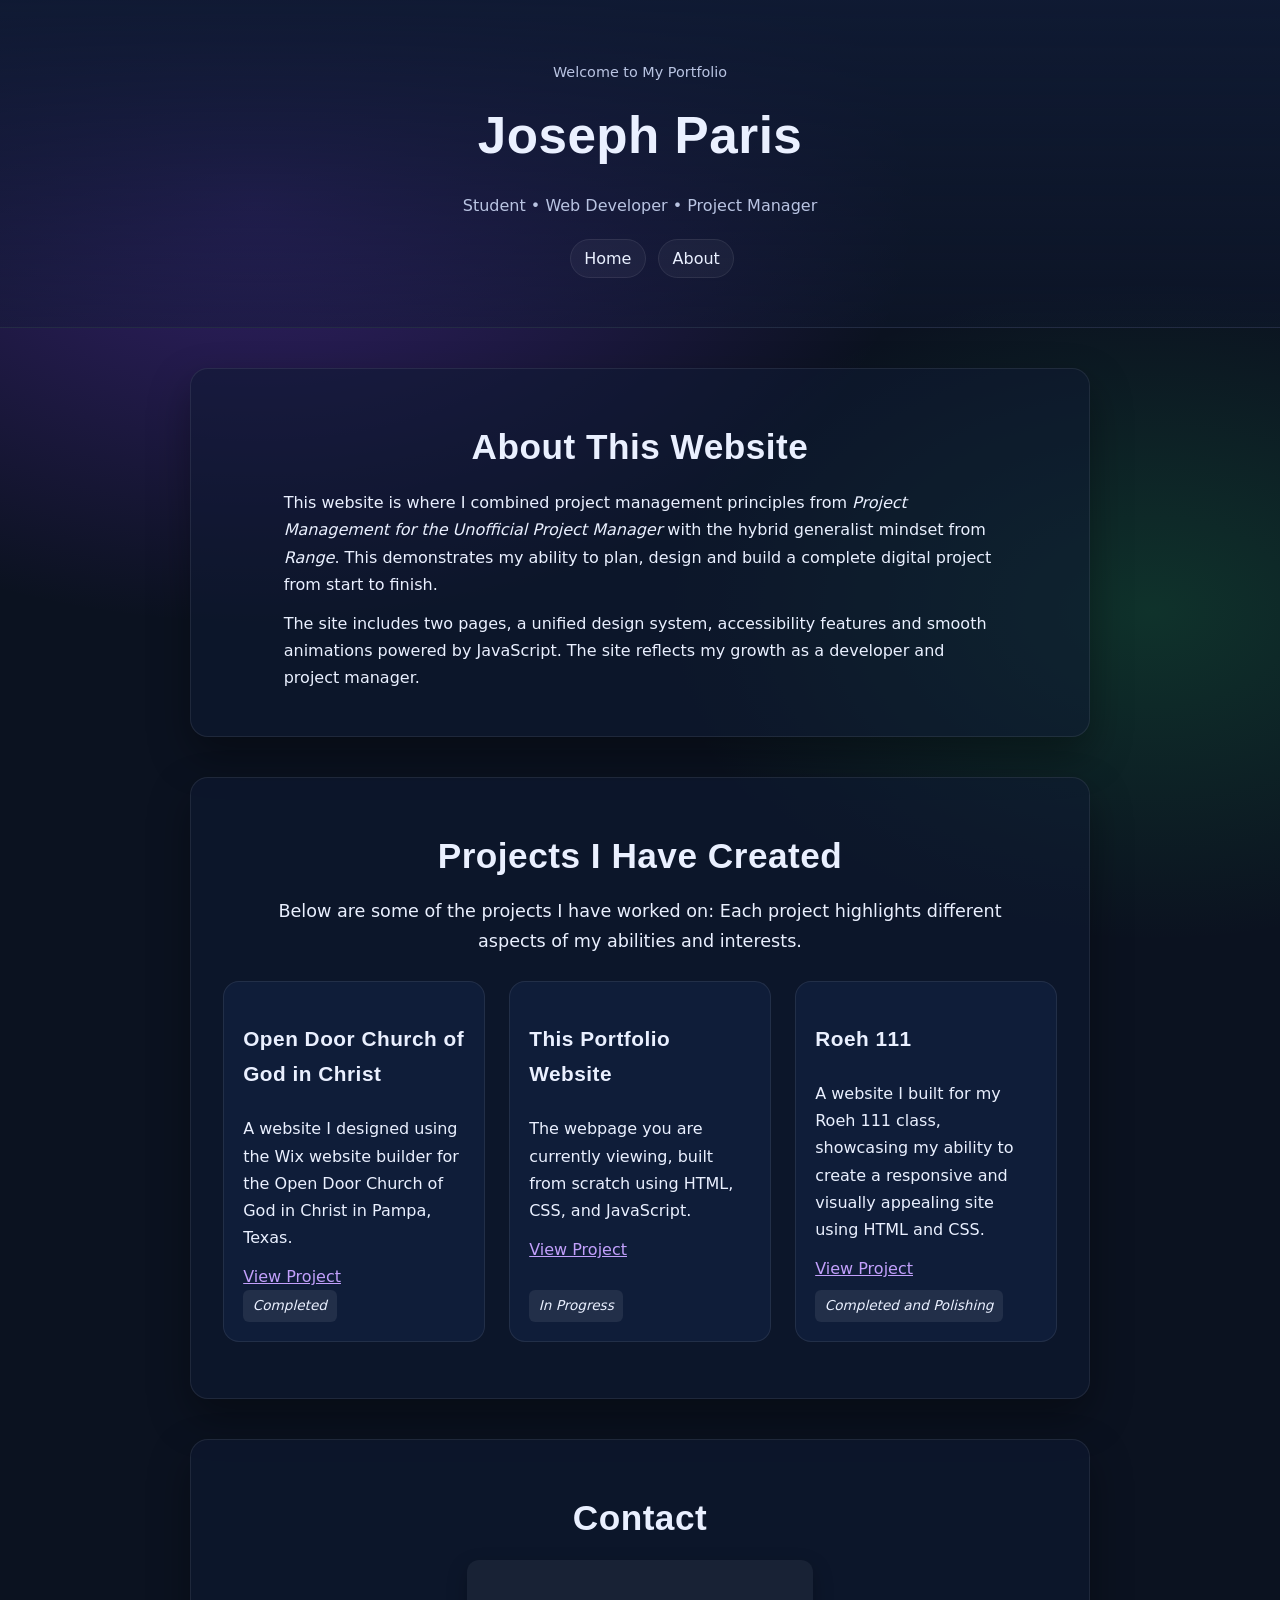
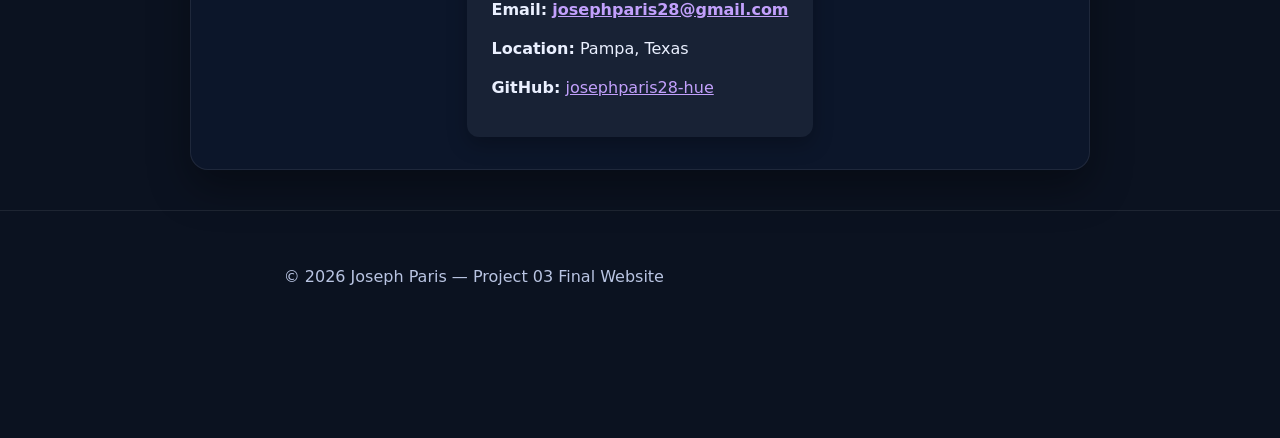
<file: index.html>
<!DOCTYPE html>
<html lang="en">
<head>
  <meta charset="UTF-8" />
  <meta name="viewport" content="width=device-width, initial-scale=1.0" />
  <title>Joseph Paris — Portfolio</title>
  <link rel="stylesheet" href="style.css" />
</head>

<body>

  <!-- Skip Link -->
  <a href="#main" class="skip-link">Skip to content</a>

  <!-- Scroll Progress Bar -->
  <div id="scrollProgress"></div>

  <!-- Header -->
  <header class="site-header fade-in">
    <p class="eyebrow">Welcome to My Portfolio</p>
    <h1>Joseph Paris</h1>
    <p class="subtitle">Student • Web Developer • Project Manager</p>

    <nav aria-label="Main navigation">
      <ul class="nav-list">
        <li><a href="index.html" aria-current="page">Home</a></li>
        <li><a href="about.html">About</a></li>
      </ul>
    </nav>
  </header>

  <main id="main" class="container">

    <!-- Intro Section -->
    <section class="fade-in">
      <h2>About This Website</h2>
      <p>
        This website is where I combined project management principles 
        from <em>Project Management for the Unofficial Project Manager</em> with the hybrid generalist mindset 
        from <em>Range</em>. This demonstrates my ability to plan, design and build a complete digital project 
        from start to finish.
      </p>
      <p>
        The site includes two pages, a unified design system, accessibility features and smooth animations 
        powered by JavaScript. The site reflects my growth as a developer and project manager.
      </p>
    </section>

    <!-- Projects Section -->
    <section class="fade-in">
      <h2>Projects I Have Created</h2>
      <p class="projects-intro">
        Below are some of the projects I have worked on: 
        Each project highlights different aspects of my abilities and interests.
      </p>

      <div class="cards">

        <div class="card">
          <h3>Open Door Church of God in Christ</h3>
          <p>
            A website I designed using the Wix website builder for the Open Door Church of God in Christ in Pampa, Texas.
          </p>

          <a class="btn" href="https://www.opendoor-church.net/" target="_blank" rel="noopener">View Project</a>

          <span class="status">Completed</span>
        </div>

        <div class="card">
          <h3>This Portfolio Website</h3>
          <p>
            The webpage you are currently viewing, built from scratch using HTML, CSS, and JavaScript.
          </p>

          <a class="btn" href="https://josephparis28-hue.github.io/" target="_blank" rel="noopener">View Project</a>

          <span class="status">In Progress</span>
        </div>

        <div class="card">
          <h3>Roeh 111</h3>
          <p>
            A website I built for my Roeh 111 class, showcasing my ability to create a responsive and visually appealing site using HTML and CSS.
          </p>

          <a class="btn" href="https://josephparis28-hue.github.io/Roeh-111/" target="_blank" rel="noopener">View Project</a>

          <span class="status">Completed and Polishing</span>
        </div>

      </div>
    </section>

    <!-- Contact Section -->
    <section class="fade-in">
      <h2>Contact</h2>
      <div class="contact-card">
        <p><strong>Email:</strong> <a href="mailto:josephparis28@gmail.com">josephparis28@gmail.com</a></p>
        <p><strong>Location:</strong> Pampa, Texas</p>
        <p><strong>GitHub:</strong> <a href="https://github.com/josephparis28-hue">josephparis28-hue</a></p>
      </div>
    </section>

  </main>

  <!-- Footer -->
  <footer class="site-footer fade-in">
    <p>© 2026 Joseph Paris — Project 03 Final Website</p>
  </footer>

  <!-- Back to Top Button -->
  <button id="backToTop" aria-label="Back to top">↑</button>

  <script src="main.js"></script>
</body>
</html>
</file>
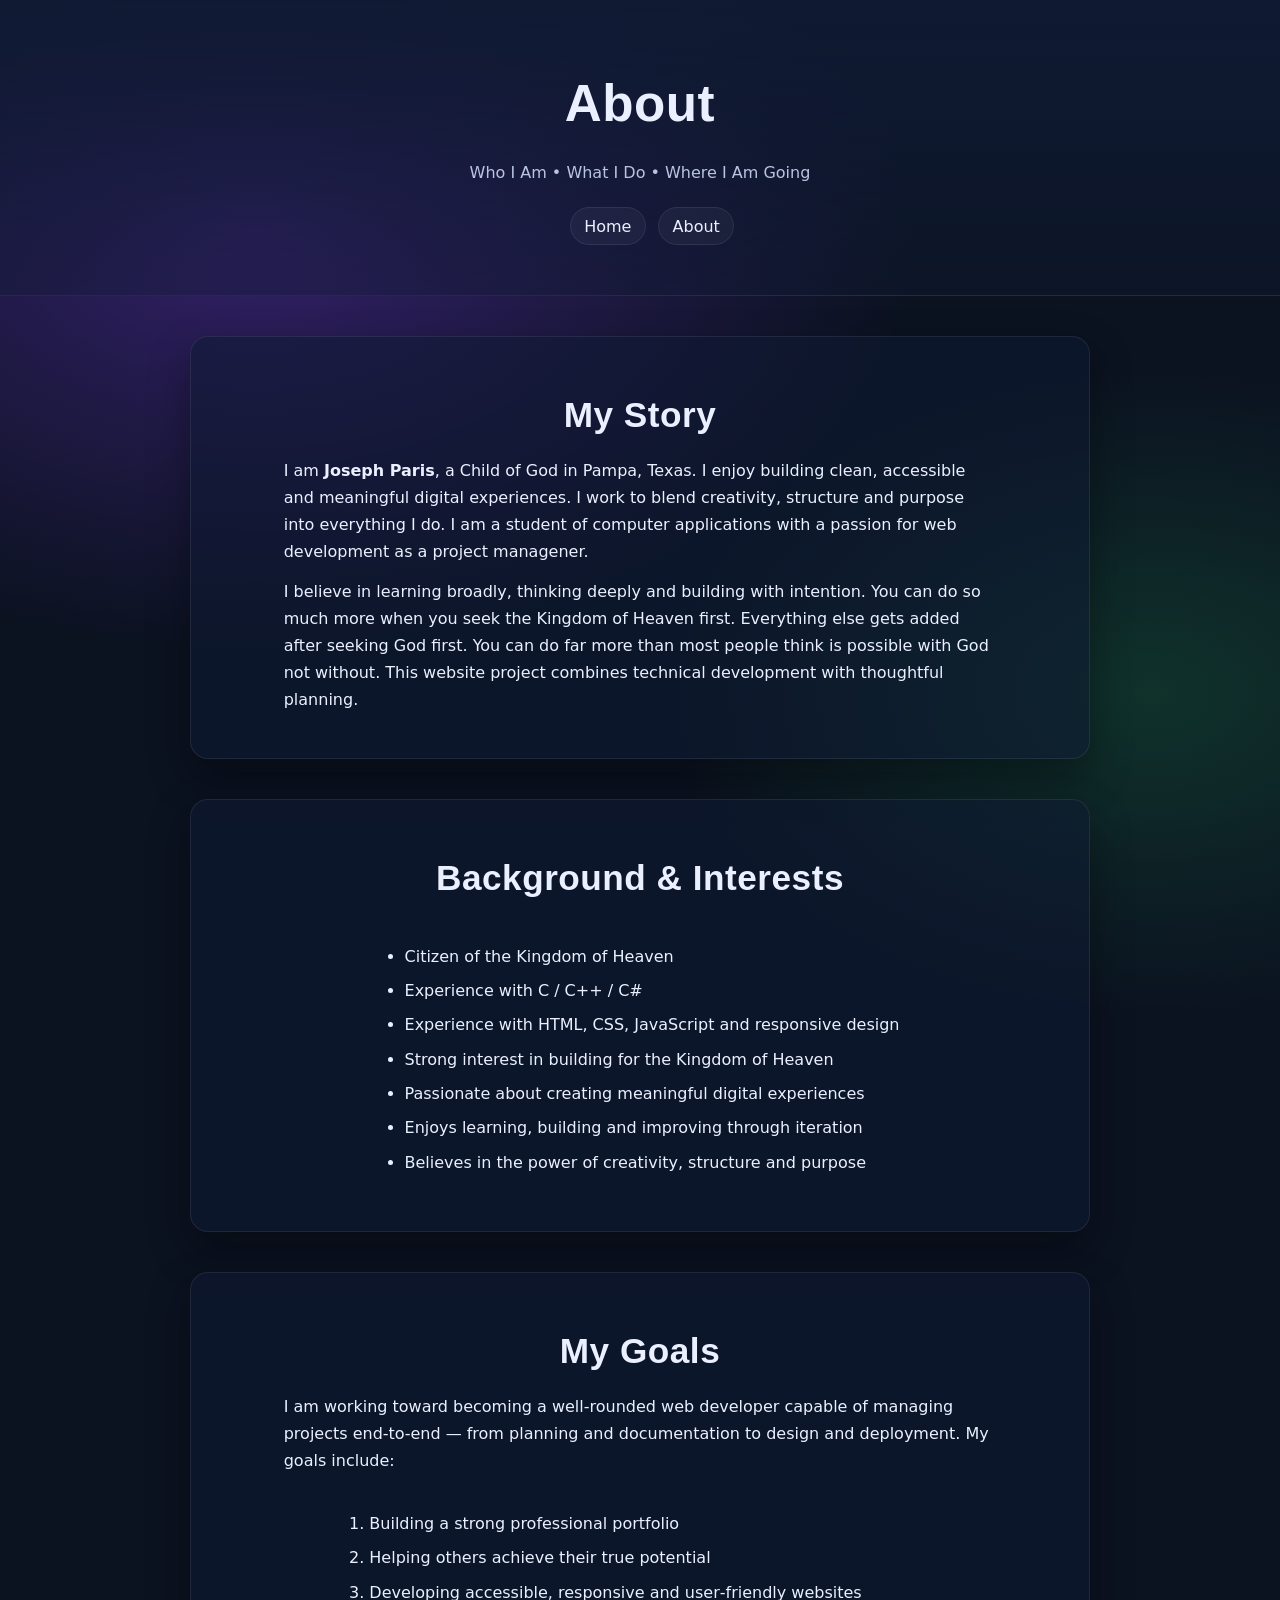
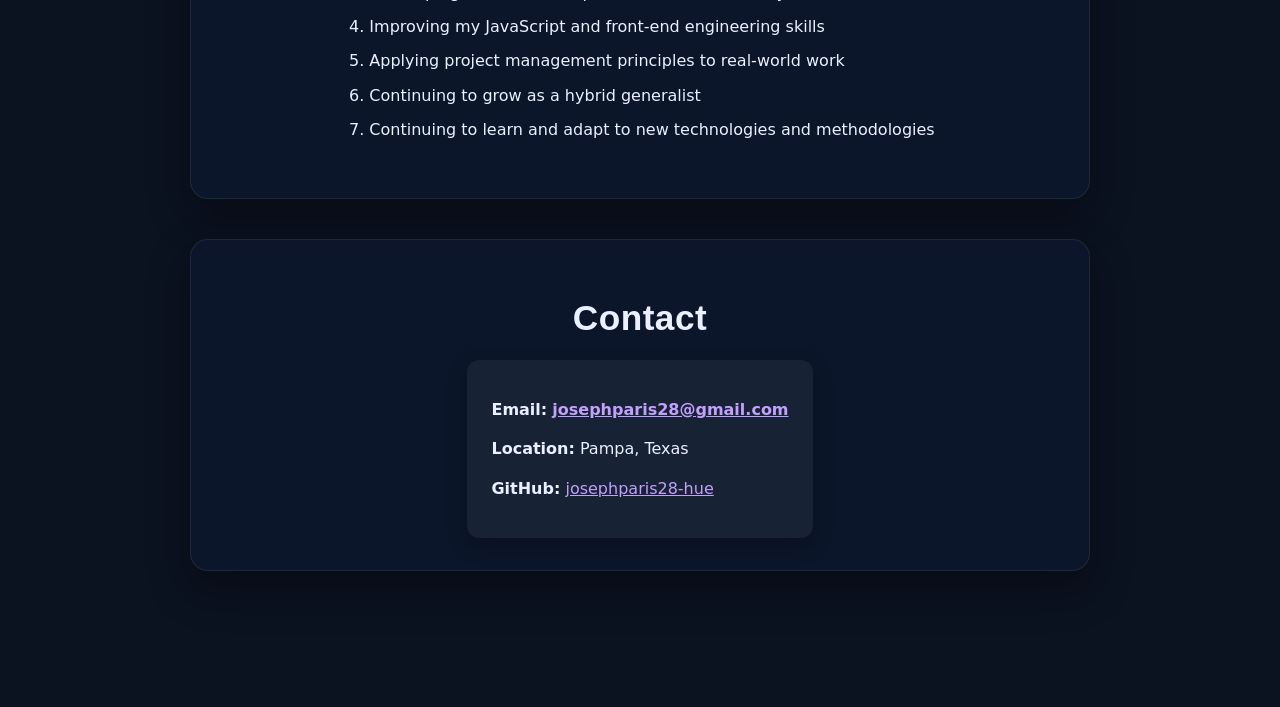
<file: about.html>
<!DOCTYPE html>
<html lang="en">
<head>
  <meta charset="UTF-8" />
  <meta name="viewport" content="width=device-width, initial-scale=1.0" />
  <title>About — Joseph Paris</title>
  <link rel="stylesheet" href="style.css" />
</head>

<body>

  <!-- Skip Link -->
  <a href="#main" class="skip-link">Skip to content</a>

  <!-- Scroll Progress Bar -->
  <div id="scrollProgress"></div>

  <!-- Header -->
  <header class="site-header fade-in">
    <p class="eyebrow"></p>
    <h1>About</h1>
    <p class="subtitle">Who I Am • What I Do • Where I Am Going</p>

    <nav aria-label="Main navigation">
      <ul class="nav-list">
        <li><a href="index.html">Home</a></li>
        <li><a href="about.html" aria-current="page">About</a></li>
      </ul>
    </nav>
  </header>

  <main id="main" class="container">

    <!-- Section: My Story -->
    <section class="fade-in">
      <h2>My Story</h2>
      <p>
        I am <strong>Joseph Paris</strong>, a Child of God in Pampa, Texas. 
        I enjoy building clean, accessible and meaningful digital experiences. I work to blend creativity, structure and purpose into
        everything I do. I am a student of computer applications with a passion for web development as a project managener.
      </p>
      <p>
        I believe in learning broadly, thinking deeply and building with intention. You can do so much more when you seek the Kingdom of Heaven first.
        Everything else gets added after seeking God first. You can do far more than most people think is possible with God not without. This website project combines
        technical development with thoughtful planning.
      </p>
    </section>

    <!-- Section: Background -->
    <section class="fade-in">
      <h2>Background & Interests</h2>
      <ul>
        <li>Citizen of the Kingdom of Heaven</li>
        <li>Experience with C / C++ / C#</li>
        <li>Experience with HTML, CSS, JavaScript and responsive design</li>
        <li>Strong interest in building for the Kingdom of Heaven</li>
        <li>Passionate about creating meaningful digital experiences</li>
        <li>Enjoys learning, building and improving through iteration</li>
        <li>Believes in the power of creativity, structure and purpose</li>
      </ul>
    </section>

    <!-- Section: Goals -->
    <section class="fade-in">
      <h2>My Goals</h2>
      <p>
        I am working toward becoming a well‑rounded web developer capable of managing projects end‑to‑end — 
        from planning and documentation to design and deployment. My goals include:
      </p>
      <ol>
        <li>Building a strong professional portfolio</li>
        <li>Helping others achieve their true potential</li>
        <li>Developing accessible, responsive and user‑friendly websites</li>
        <li>Improving my JavaScript and front‑end engineering skills</li>
        <li>Applying project management principles to real‑world work</li>
        <li>Continuing to grow as a hybrid generalist</li>
        <li>Continuing to learn and adapt to new technologies and methodologies</li>
      </ol>
    </section>

    <!-- Section: Contact -->
    <section class="fade-in">
      <h2>Contact</h2>
      <div class="contact-card">
        <p><strong>Email:</strong> <a href="mailto:josephparis28@gmail.com">josephparis28@gmail.com</a></p>
        <p><strong>Location:</strong> Pampa, Texas</p>
        <p><strong>GitHub:</strong> <a href="https://github.com/josephparis28-hue">josephparis28-hue</a></p>
      </div>
    </section>

  </main>

  <!-- Back to Top Button -->
  <button id="backToTop" aria-label="Back to top">↑</button>

  <script src="main.js"></script>
</body>
</html>
</file>
<file: style.css>
/* 
   Base + Reset
*/
*,
*::before,
*::after {
  box-sizing: border-box;
  margin: 0;
  padding: 0;
}

:root {
  --bg: #0b1220;
  --surface: #0f1a33;
  --card: #111f3d;
  --text: #eaf0ff;
  --muted: #b9c4e2;
  --accent: #7c3aed;
  --accent2: #22c55e;
  --border: rgba(255, 255, 255, 0.08);
  --shadow: 0 18px 40px rgba(0, 0, 0, 0.35);

  --link: #c2a0fc;
  --link-hover: #a98dfc;
  --link-active: #ffffff;
}

html {
  scroll-behavior: smooth;
}

body {
  font-family: system-ui, -apple-system, Segoe UI, Roboto, Helvetica, Arial, sans-serif;
  background:
    radial-gradient(1100px 700px at 20% 10%, rgba(124, 58, 237, 0.35), transparent 60%),
    radial-gradient(900px 600px at 90% 30%, rgba(34, 197, 94, 0.18), transparent 55%),
    var(--bg);
  color: var(--text);
  line-height: 1.7;
  text-align: center;
  padding-bottom: 6rem;
}

/* Scroll Progress Bar */
#scrollProgress {
  position: fixed;
  top: 0;
  left: 0;
  height: 5px;
  width: 0%;
  background: var(--accent);
  z-index: 99999;
  transition: width 0.15s ease-out;
}

/* Typography */
h1, h2, h3 {
  font-family: 'Poppins', sans-serif;
  letter-spacing: 0.5px;
  margin-bottom: 0.75rem;
}

h1 {
  font-size: clamp(2.2rem, 4vw, 3.2rem);
}

h2 {
  font-size: clamp(1.6rem, 3vw, 2.2rem);
  margin-top: 1rem;
}

h3 {
  font-size: 1.3rem;
  margin-top: 1.2rem;
}

p {
  max-width: 70ch;
  margin: 0.75rem auto;
  text-align: left;
}

/* Layout Utility */
.container {
  width: min(1100px, 92%);
  margin-inline: auto;
}

/* Center ALL sections */
section {
  background: rgba(15, 26, 51, 0.55);
  border: 1px solid var(--border);
  border-radius: 18px;
  padding: 2rem;
  margin: 2.5rem auto;
  box-shadow: var(--shadow);
  max-width: 900px;
  text-align: center;
}

/* Skip Link */
.skip-link {
  position: absolute;
  left: -9999px;
  top: 0;
  padding: 0.75rem 1rem;
  background: #fff;
  color: #111;
  border-radius: 10px;
}

.skip-link:focus-visible {
  left: 1rem;
  top: 1rem;
  z-index: 999;
}

/* Header */
.site-header {
  padding: 3rem 0 2rem;
  border-bottom: 1px solid var(--border);
  background: linear-gradient(180deg, rgba(15, 26, 51, 0.95), rgba(15, 26, 51, 0.35));
  text-align: center;
}

.eyebrow {
  color: var(--muted);
  text-align: center;
  font-size: 0.9rem;
  margin-bottom: 0.5rem;
}

.subtitle {
  color: var(--muted);
  margin-top: 0.5rem;
  text-align: center;
}

/* Navigation */
.nav-list {
  list-style: none;
  display: flex;
  justify-content: center;
  gap: 0.75rem;
  margin-top: 1.2rem;
  flex-wrap: wrap;
}

.nav-list a {
  color: var(--text);
  text-decoration: none;
  padding: 0.55rem 0.85rem;
  border: 1px solid var(--border);
  border-radius: 999px;
  background: rgba(255, 255, 255, 0.04);
  transition: transform 0.15s ease, background 0.15s ease, color 0.2s ease;
}

.nav-list a:focus-visible {
  outline: 2px solid var(--accent2);
  outline-offset: 4px;
}

.nav-list a:hover {
  transform: translateY(-2px);
  background: rgba(255, 255, 255, 0.1);
}

/* Lists */
ul, ol {
  display: inline-block;
  text-align: left;
  margin: 1rem auto;
  padding-left: 1.5rem;
}

li {
  margin: 0.45rem 0;
}

/* Project Cards */
.projects-intro {
  text-align: center;
  margin-bottom: 1.5rem;
  font-size: 1.1rem;
}

.cards {
  display: grid;
  grid-template-columns: repeat(3, minmax(0, 1fr));
  gap: 1.5rem;
  margin: 1.5rem auto;
  justify-items: center;
}

.card {
  display: flex;
  flex-direction: column;
  background: rgba(17, 31, 61, 0.85);
  border: 1px solid var(--border);
  border-radius: 16px;
  padding: 1.2rem;
  text-align: left;
  width: 100%;
  max-width: 300px;
  transition: transform 0.2s ease, box-shadow 0.2s ease;
}

.card:hover {
  transform: translateY(-5px);
  box-shadow: 0 25px 50px rgba(0, 0, 0, 0.45);
}

.card .status {
  margin-top: auto;
  align-self: flex-start;
  background: rgba(255, 255, 255, 0.08);
  padding: 0.25rem 0.6rem;
  border-radius: 6px;
  font-size: 0.85rem;
  color: var(--text);
  font-style: italic;
}

/* Contact Card */
.contact-card {
  background: rgba(255, 255, 255, 0.05);
  padding: 1.5rem;
  border-radius: 12px;
  display: inline-block;
  text-align: left;
  margin-left: auto;
  margin-right: auto;
  box-shadow: 0 8px 20px rgba(0,0,0,0.25);
}

/* Footer */
.site-footer {
  padding: 2.5rem 0;
  border-top: 1px solid var(--border);
  color: var(--muted);
  text-align: center;
}

/* Links */
a {
  color: var(--link);
  transition: color 0.2s ease;
}

a:hover {
  color: var(--link-hover);
}

a:active {
  color: var(--link-active);
}

a[href^="mailto:"] {
  font-weight: bold;
}

/* Fade-in Animations */
.fade-in {
  opacity: 0;
  transform: translateY(20px);
  transition: opacity 0.7s ease, transform 0.7s ease;
}

.fade-in.visible {
  opacity: 1;
  transform: translateY(0);
}

/* Custom Scrollbar */
::-webkit-scrollbar {
  width: 12px;
}

::-webkit-scrollbar-track {
  background: var(--surface);
}

::-webkit-scrollbar-thumb {
  background: var(--accent);
  border-radius: 10px;
  border: 2px solid var(--surface);
}

::-webkit-scrollbar-thumb:hover {
  background: var(--accent2);
}

/* Firefox */
* {
  scrollbar-width: thin;
  scrollbar-color: var(--accent) var(--surface);
}

/* Back to Top Button */
#backToTop {
  position: fixed;
  bottom: 2rem;
  right: 2rem;
  width: 48px;
  height: 48px;
  border-radius: 50%;
  border: none;
  background: var(--accent);
  color: white;
  font-size: 1.5rem;
  cursor: pointer;
  box-shadow: 0 8px 20px rgba(0,0,0,0.35);
  display: flex;
  align-items: center;
  justify-content: center;
  opacity: 0;
  pointer-events: none;
  transition: opacity 0.3s ease, transform 0.3s ease;
  z-index: 9999;
}

#backToTop:hover {
  transform: translateY(-4px);
  background: var(--accent2);
}

#backToTop.visible {
  opacity: 1;
  pointer-events: auto;
}

/* Responsive */
@media (max-width: 900px) {
  .cards {
    grid-template-columns: 1fr;
  }

  section {
    padding: 1.5rem;
  }
}
</file>
